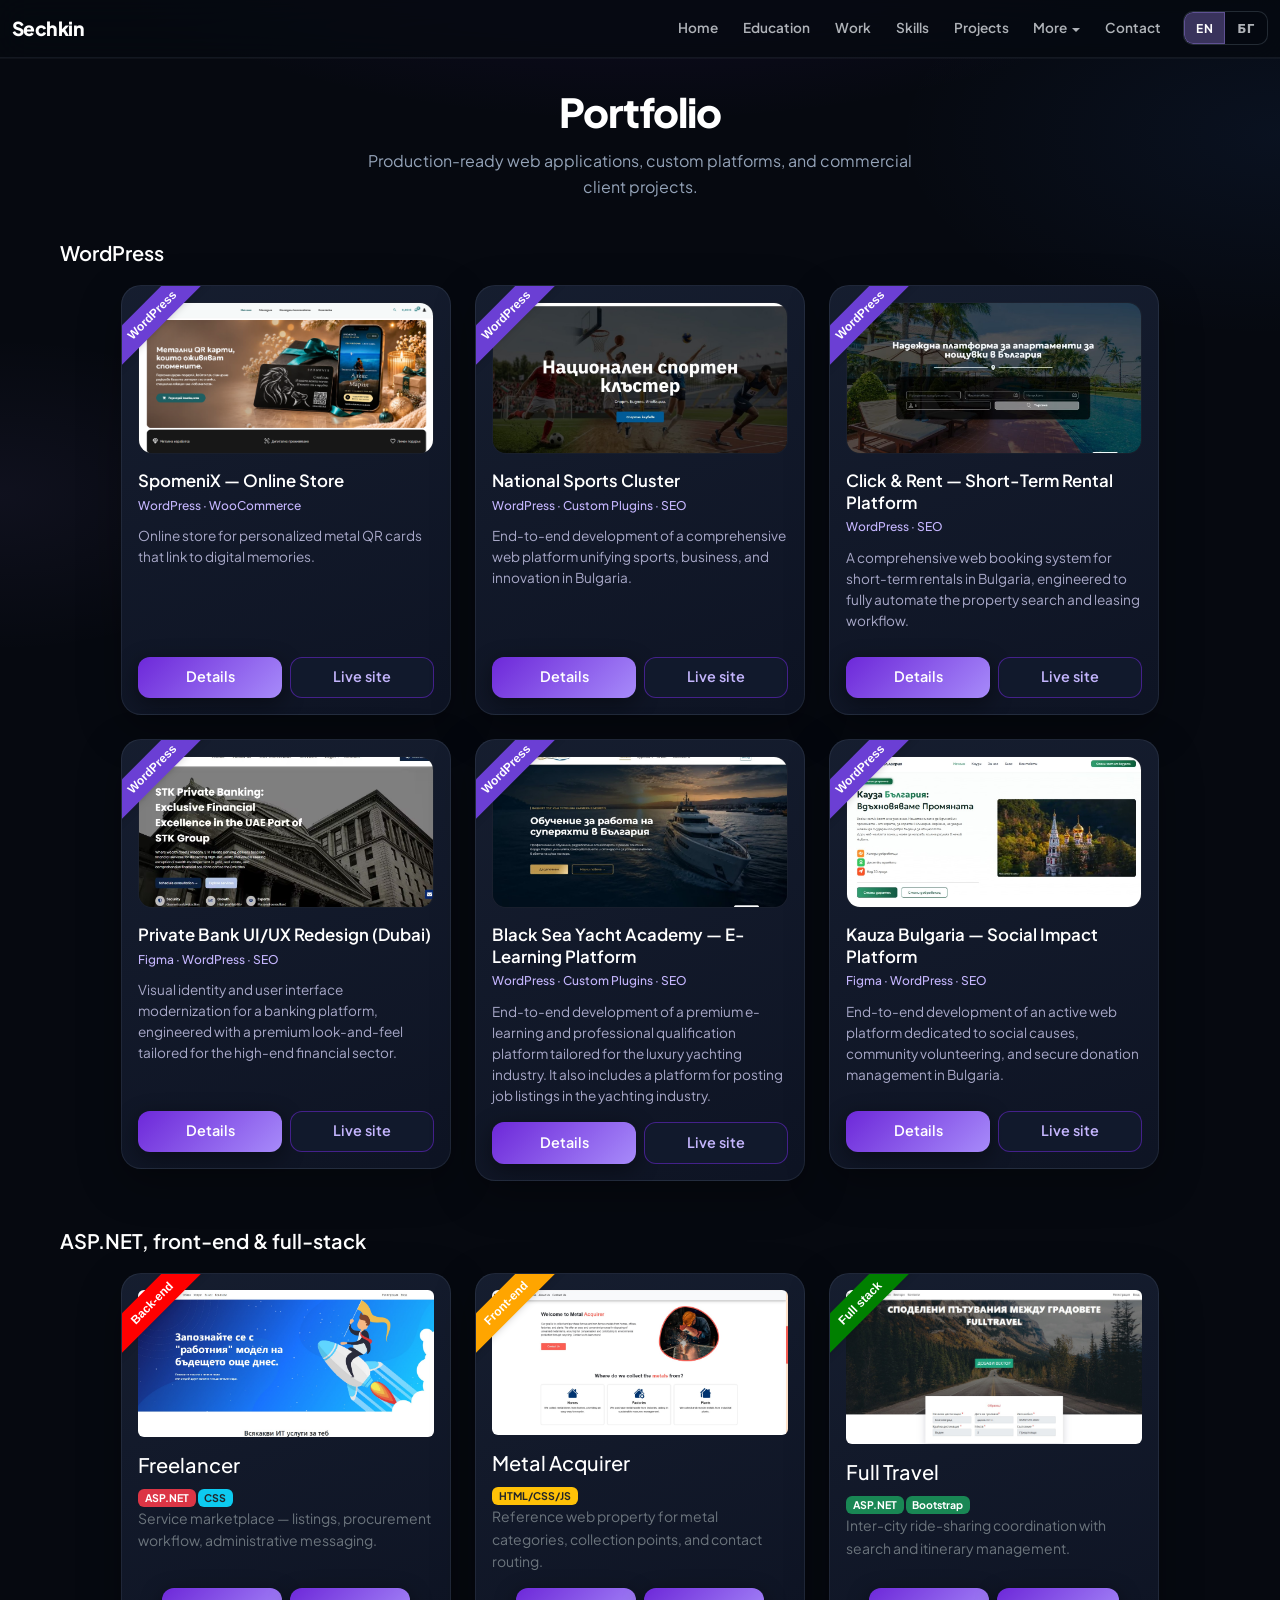
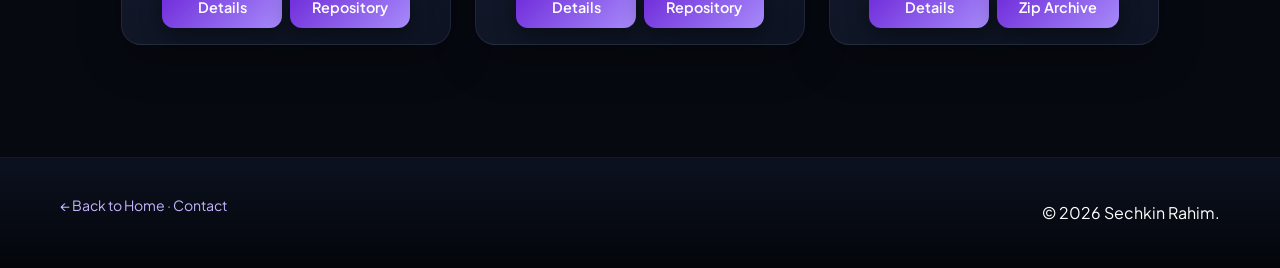
<file: docs/projects.html>
<!DOCTYPE html>
<html lang="en">

<head>
    <meta charset="UTF-8">
    <meta name="viewport" content="width=device-width, initial-scale=1.0">
    <title>Portfolio | Sechkin Rahim</title>
    <link rel="icon" href="./source/Macbook Pro.png">
    <link href="https://cdn.jsdelivr.net/npm/bootstrap@5.0.2/dist/css/bootstrap.min.css" rel="stylesheet"
        integrity="sha384-EVSTQN3/azprG1Anm3QDgpJLIm9Nao0Yz1ztcQTwFspd3yD65VohhpuuCOmLASjC" crossorigin="anonymous">
    <link rel="stylesheet" href="https://cdnjs.cloudflare.com/ajax/libs/font-awesome/6.7.2/css/all.min.css"
        integrity="sha512-Evv84Mr4kqVGRNSgIGL/F/aIDqQb7xQ2vcrdIwxfjThSH8CSR7PBEakCr51Ck+w+/U6swU2Im1vVX0SVk9ABhg=="
        crossorigin="anonymous" referrerpolicy="no-referrer" />
    <link rel="stylesheet" href="https://cdn.jsdelivr.net/npm/bootstrap-icons@1.11.3/font/bootstrap-icons.min.css">
    <link href="https://cdn.jsdelivr.net/npm/aos@2.3.4/dist/aos.css" rel="stylesheet">
    <link rel="stylesheet" href="style.css">
    <meta property="og:title" content="Sechkin Rahim | Portfolio" />
    <meta property="og:description" content="Production WordPress delivery; ASP.NET and front-end engineering samples." />
    <meta property="og:type" content="website" />
</head>

<body data-i18n-title-key="meta.projectsTitle">
    <nav class="navbar navbar-expand-lg navbar-dark site-navbar fixed-top">
        <div class="container-fluid navbar-inner">
            <a class="navbar-brand" href="index.html#home" data-i18n="hero.name">Sechkin</a>
            <button class="navbar-toggler" type="button" data-bs-toggle="collapse"
                data-bs-target="#navbarSupportedContent" aria-controls="navbarSupportedContent" aria-expanded="false"
                data-i18n-aria-label="common.ariaNavToggle" aria-label="Toggle navigation">
                <span class="navbar-toggler-icon"></span>
            </button>
            <div class="collapse navbar-collapse" id="navbarSupportedContent">
                <ul class="navbar-nav ms-auto mb-2 mb-lg-0 align-items-lg-center gap-lg-1">
                    <li class="nav-item">
                        <a class="nav-link" href="index.html#home" data-i18n="nav.profile">Profile</a>
                    </li>
                    <li class="nav-item">
                        <a class="nav-link" href="index.html#education" data-i18n="nav.education">Education</a>
                    </li>
                    <li class="nav-item">
                        <a class="nav-link" href="index.html#experience" data-i18n="nav.experience">Experience</a>
                    </li>
                    <li class="nav-item">
                        <a class="nav-link" href="index.html#techStack" data-i18n="nav.skills">Skills</a>
                    </li>
                    <li class="nav-item">
                        <a class="nav-link" href="index.html#projects" data-i18n="nav.projects">Projects</a>
                    </li>
                    <li class="nav-item dropdown">
                        <a class="nav-link dropdown-toggle" href="#" id="navMoreDropdownProjects" role="button" data-bs-toggle="dropdown" aria-expanded="false" data-i18n="nav.more">More</a>
                        <ul class="dropdown-menu dropdown-menu-lg-end" aria-labelledby="navMoreDropdownProjects">
                            <li><a class="dropdown-item" href="index.html#extras" data-i18n="nav.certificates">Certificates</a></li>
                            <li><a class="dropdown-item active" href="projects.html" aria-current="page" data-i18n="nav.fullList">Portfolio</a></li>
                        </ul>
                    </li>
                    <li class="nav-item">
                        <a class="nav-link" href="index.html#contactMe" data-i18n="nav.contact">Contact</a>
                    </li>
                    <li class="nav-item d-flex align-items-center ms-lg-2 mt-2 mt-lg-0" role="presentation">
                        <div class="lang-switcher" role="group" data-i18n-aria-label="nav.langAria" aria-label="Language">
                            <button type="button" class="lang-switch-btn lang-switch-btn--active" data-lang="en" aria-pressed="true">EN</button>
                            <button type="button" class="lang-switch-btn" data-lang="bg" aria-pressed="false">БГ</button>
                        </div>
                    </li>
                </ul>
            </div>
        </div>
    </nav>

    <div class="loader"></div>

    <main class="container projects-page-main">
        <header class="projects-page-hero" data-aos="fade-down">
            <h1 data-i18n="projectsPage.heroTitle">Portfolio</h1>
            <p data-i18n="projectsPage.heroLead">Production-ready web applications, custom platforms, and commercial client projects.</p>
        </header>

        <h2 class="projects-subheading" data-i18n="projectsPage.wpHeading">WordPress</h2>
        <div class="d-flex flex-wrap gap-4 justify-content-center mb-5">
            <article id="wp-8" class="p-3 text-white project-card project-card--featured" data-aos="fade-up">
                <div class="ribbon-wrapper"><div class="ribbon" style="background-color: #6b3fd4;">WordPress</div></div>
                <div class="project-card__media project-card__media--cover d-flex justify-content-center"><img src="./source/spomenix.png" alt="SpomeniX storefront preview" data-i18n-attr-alt="wp.wp8.altPreview" class="img-fluid rounded project-thumb"></div>
                <h3 class="project-card__title" data-i18n="wp.wp8.title">SpomeniX — Online Store</h3>
                <p class="project-card__meta" data-i18n="wp.wp8.meta">WordPress · WooCommerce</p>
                <p class="project-card__desc" data-i18n="wp.wp8.cardDesc">Online store for personalized metal QR cards that link to digital memories.</p>
                <div class="project-card__actions"><button type="button" class="btn btn-primary btn-sm" data-bs-toggle="modal" data-bs-target="#wp8Modal" data-i18n="projects.details">Details</button><a href="https://spomenix.com/" target="_blank" class="btn btn-outline-accent btn-sm" rel="noopener" data-i18n="projects.live">Live site</a></div>
            </article>
            <article id="wp-1" class="p-3 text-white project-card project-card--featured" data-aos="fade-up" data-aos-delay="50">
                <div class="ribbon-wrapper"><div class="ribbon" style="background-color: #6b3fd4;">WordPress</div></div>
                <div class="project-card__media project-card__media--cover d-flex justify-content-center"><img src="./source/nscbg.png" alt="National Sports Cluster preview" class="img-fluid rounded project-thumb" data-i18n-attr-alt="wp.wp1.altPreview"></div>
                <h3 class="project-card__title" data-i18n="wp.wp1.title">National Sports Cluster</h3>
                <p class="project-card__meta" data-i18n="wp.wp1.meta">WordPress · Custom Plugins · SEO</p>
                <p class="project-card__desc" data-i18n="wp.wp1.cardDesc">End-to-end development of a comprehensive web platform unifying sports, business, and innovation in Bulgaria.</p>
                <div class="project-card__actions"><button type="button" class="btn btn-primary btn-sm" data-bs-toggle="modal" data-bs-target="#wp1Modal" data-i18n="projects.details">Details</button><a href="https://nscbg.com/" target="_blank" class="btn btn-outline-accent btn-sm" rel="noopener" data-i18n="projects.live">Live site</a></div>
            </article>
            <article id="wp-2" class="p-3 text-white project-card project-card--featured" data-aos="fade-up" data-aos-delay="200">
                <div class="ribbon-wrapper"><div class="ribbon" style="background-color: #6b3fd4;">WordPress</div></div>
                <div class="project-card__media project-card__media--cover d-flex justify-content-center"><img src="./source/click-and-rent.png" alt="Click and Rent preview" class="img-fluid rounded project-thumb" data-i18n-attr-alt="wp.wp2.altPreview"></div>
                <h3 class="project-card__title" data-i18n="wp.wp2.title">Click &amp; Rent — Short-Term Rental Platform</h3>
                <p class="project-card__meta" data-i18n="wp.wp2.meta">WordPress · SEO</p>
                <p class="project-card__desc" data-i18n="wp.wp2.cardDesc">A comprehensive web booking system for short-term rentals in Bulgaria, engineered to fully automate the property search and leasing workflow.</p>
                <div class="project-card__actions"><button type="button" class="btn btn-primary btn-sm" data-bs-toggle="modal" data-bs-target="#wp2Modal" data-i18n="projects.details">Details</button><a href="https://clickandrent.bg/" target="_blank" class="btn btn-outline-accent btn-sm" rel="noopener" data-i18n="projects.live">Live site</a></div>
            </article>
            <article id="wp-5" class="p-3 text-white project-card project-card--featured" data-aos="fade-up" data-aos-delay="250">
                <div class="ribbon-wrapper"><div class="ribbon" style="background-color: #6b3fd4;">WordPress</div></div>
                <div class="project-card__media project-card__media--cover d-flex justify-content-center"><img src="./source/stk-private-banking.png" alt="STK Private Banking redesign preview" class="img-fluid rounded project-thumb"></div>
                <h3 class="project-card__title" data-i18n="wp.wp5.title">Private Bank UI/UX Redesign (Dubai)</h3>
                <p class="project-card__meta" data-i18n="wp.wp5.meta">Figma · WordPress · SEO</p>
                <p class="project-card__desc" data-i18n="wp.wp5.cardDesc">Visual identity and user interface modernization for a banking platform, engineered with a premium look-and-feel tailored for the high-end financial sector.</p>
                <div class="project-card__actions"><button type="button" class="btn btn-primary btn-sm" data-bs-toggle="modal" data-bs-target="#wp5Modal" data-i18n="projects.details">Details</button><a href="https://www.stkcif.com/" target="_blank" class="btn btn-outline-accent btn-sm" rel="noopener" data-i18n="projects.live">Live site</a></div>
            </article>
            <article id="wp-6" class="p-3 text-white project-card project-card--featured" data-aos="fade-up" data-aos-delay="300">
                <div class="ribbon-wrapper"><div class="ribbon" style="background-color: #6b3fd4;">WordPress</div></div>
                <div class="project-card__media project-card__media--cover d-flex justify-content-center"><img src="./source/black-sea-yacht-academy.png" alt="Black Sea Yacht Academy preview" class="img-fluid rounded project-thumb"></div>
                <h3 class="project-card__title" data-i18n="wp.wp6.title">Black Sea Yacht Academy — E-Learning Platform</h3>
                <p class="project-card__meta" data-i18n="wp.wp6.meta">WordPress · Custom Plugins · SEO</p>
                <p class="project-card__desc" data-i18n="wp.wp6.cardDesc">End-to-end development of a premium e-learning and professional qualification platform tailored for the luxury yachting industry. It also includes a platform for posting job listings in the yachting industry.</p>
                <div class="project-card__actions"><button type="button" class="btn btn-primary btn-sm" data-bs-toggle="modal" data-bs-target="#wp6Modal" data-i18n="projects.details">Details</button><a href="https://blackseayachtacademy.com/" target="_blank" class="btn btn-outline-accent btn-sm" rel="noopener" data-i18n="projects.live">Live site</a></div>
            </article>
            <article id="wp-7" class="p-3 text-white project-card project-card--featured" data-aos="fade-up" data-aos-delay="350">
                <div class="ribbon-wrapper"><div class="ribbon" style="background-color: #6b3fd4;">WordPress</div></div>
                <div class="project-card__media project-card__media--cover d-flex justify-content-center"><img src="./source/kauza-bulgaria.png" alt="Kauza Bulgaria preview" class="img-fluid rounded project-thumb"></div>
                <h3 class="project-card__title" data-i18n="wp.wp7.title">Kauza Bulgaria — Social Impact Platform</h3>
                <p class="project-card__meta" data-i18n="wp.wp7.meta">Figma · WordPress · SEO</p>
                <p class="project-card__desc" data-i18n="wp.wp7.cardDesc">End-to-end development of an active web platform dedicated to social causes, community volunteering, and secure donation management in Bulgaria.</p>
                <div class="project-card__actions"><button type="button" class="btn btn-primary btn-sm" data-bs-toggle="modal" data-bs-target="#wp7Modal" data-i18n="projects.details">Details</button><a href="https://kauzabulgaria.bg/" target="_blank" class="btn btn-outline-accent btn-sm" rel="noopener" data-i18n="projects.live">Live site</a></div>
            </article>
        </div>

        <h2 class="projects-subheading" id="legacy-stack" data-i18n="projectsPage.legacyHeading">ASP.NET, front-end &amp; full-stack</h2>
        <div class="d-flex flex-wrap gap-4 justify-content-center pb-5">
            <div class="p-3 text-white project-card" data-aos="slide-up">
                <div class="ribbon-wrapper"><div class="ribbon" style="background-color: red;" data-i18n="projectsPage.ribbonBe">Back-end</div></div>
                <div class="d-flex justify-content-center"><img decoding="async" src="./source/Freelancer.jpg" alt="Freelancer project preview" class="img-fluid rounded project-thumb"></div>
                <h3 class="mt-3 h5">Freelancer</h3>
                <p class="text-secondary small"><span class="badge bg-danger">ASP.NET</span> <span class="badge bg-info text-dark">CSS</span><br><span data-i18n="projectsPage.freelancerDesc">Service marketplace — listings, procurement workflow, administrative messaging.</span></p>
                <div class="d-flex justify-content-center gap-2 flex-wrap">
                    <button type="button" class="btn btn-primary project-btn" data-bs-toggle="modal" data-bs-target="#freelancerModal" data-i18n="projects.details">Details</button>
                    <a href="https://github.com/s3chkin/Freelancer" target="_blank" rel="noopener" class="btn btn-primary project-btn" data-i18n="projectsPage.code">Repository</a>
                </div>
            </div>
            <div class="p-3 text-white project-card" data-aos="slide-up" data-aos-delay="100">
                <div class="ribbon-wrapper"><div class="ribbon" style="background-color: orange;" data-i18n="projectsPage.ribbonFe">Front-end</div></div>
                <div class="d-flex justify-content-center"><img decoding="async" src="./source/Metal Acquirer.jpg" alt="Metal Acquirer preview" class="img-fluid rounded project-thumb"></div>
                <h3 class="mt-3 h5">Metal Acquirer</h3>
                <p class="text-secondary small"><span class="badge bg-warning text-dark">HTML/CSS/JS</span><br><span data-i18n="projectsPage.metalDesc">Reference web property for metal categories, collection points, and contact routing.</span></p>
                <div class="d-flex justify-content-center gap-2 flex-wrap">
                    <button type="button" class="btn btn-primary project-btn" data-bs-toggle="modal" data-bs-target="#MetalAcquirerModal" data-i18n="projects.details">Details</button>
                    <a href="https://github.com/s3chkin/Metal-Acquirer" target="_blank" rel="noopener" class="btn btn-primary project-btn" data-i18n="projectsPage.code">Repository</a>
                </div>
            </div>
            <div class="p-3 text-white project-card" data-aos="slide-up" data-aos-delay="200">
                <div class="ribbon-wrapper"><div class="ribbon" style="background-color: green;" data-i18n="projectsPage.ribbonFs">Full stack</div></div>
                <div class="d-flex justify-content-center"><img decoding="async" src="./source/FullTravel.jpg" alt="Full Travel preview" class="img-fluid rounded project-thumb"></div>
                <h3 class="mt-3 h5">Full Travel</h3>
                <p class="text-secondary small"><span class="badge bg-success">ASP.NET</span> <span class="badge bg-success">Bootstrap</span><br><span data-i18n="projectsPage.travelDesc">Inter-city ride-sharing coordination with search and itinerary management.</span></p>
                <div class="d-flex justify-content-center gap-2 flex-wrap">
                    <button type="button" class="btn btn-primary project-btn" data-bs-toggle="modal" data-bs-target="#FullTravelModal" data-i18n="projects.details">Details</button>
                    <a href="https://drive.google.com/file/d/1NIQzYzrLGFOeDE9ImXvO4huSTOwsueif/view?usp=sharing" target="_blank" rel="noopener" class="btn btn-primary project-btn" data-i18n="projectsPage.archive">Zip Archive</a>
                </div>
            </div>
        </div>
    </main>

    <div class="modal fade" id="freelancerModal" data-bs-backdrop="static" data-bs-keyboard="false" tabindex="-1" aria-labelledby="freelancerModalTitle" aria-hidden="true">
        <div class="modal-dialog modal-dialog-centered">
            <div class="modal-content">
                <div class="modal-header">
                    <h5 class="modal-title" id="freelancerModalTitle">Freelancer</h5>
                    <button type="button" class="btn-close" data-bs-dismiss="modal" data-i18n-aria-label="common.ariaClose" aria-label="Close"></button>
                </div>
                <div class="modal-body">
                    <div class="d-flex justify-content-center mb-3">
                        <img decoding="async" src="./source/Freelancer.jpg" alt="Freelancer" class="img-fluid rounded w-100">
                    </div>
                    <p data-i18n="projectsPage.freelancerBody">Web platform for service discovery and fulfilment: classified listings, request handling, administrative correspondence. Vendors monitor buyer milestones against published milestones; purchasers configure optional line items via comparative pricing matrices.</p>
                </div>
                <div class="modal-footer">
                    <button type="button" class="btn btn-secondary" data-bs-dismiss="modal" data-i18n="projectsPage.modalClose">Dismiss</button>
                    <a href="https://github.com/s3chkin/Freelancer" target="_blank" rel="noopener" class="btn btn-primary" data-i18n="projectsPage.viewCode">Source code</a>
                </div>
            </div>
        </div>
    </div>

    <div class="modal fade" id="FullTravelModal" data-bs-backdrop="static" data-bs-keyboard="false" tabindex="-1" aria-labelledby="fullTravelModalTitle" aria-hidden="true">
        <div class="modal-dialog modal-dialog-centered">
            <div class="modal-content">
                <div class="modal-header">
                    <h5 class="modal-title" id="fullTravelModalTitle">Full Travel</h5>
                    <button type="button" class="btn-close" data-bs-dismiss="modal" data-i18n-aria-label="common.ariaClose" aria-label="Close"></button>
                </div>
                <div class="modal-body">
                    <div class="d-flex justify-content-center mb-3">
                        <img decoding="async" src="./source/FullTravel.jpg" alt="Full Travel" class="img-fluid rounded w-100">
                    </div>
                    <p data-i18n="projectsPage.fullTravelBody">Passenger–driver matching for scheduled inter-city travel. Search, reservation, and logistics modules emphasising cost efficiency and emissions reduction.</p>
                </div>
                <div class="modal-footer">
                    <button type="button" class="btn btn-secondary" data-bs-dismiss="modal" data-i18n="projectsPage.modalClose">Dismiss</button>
                    <a href="https://drive.google.com/file/d/1NIQzYzrLGFOeDE9ImXvO4huSTOwsueif/view?usp=sharing" target="_blank" rel="noopener" class="btn btn-primary" data-i18n="projectsPage.viewZip">Download archive</a>
                </div>
            </div>
        </div>
    </div>

    <div class="modal fade" id="MetalAcquirerModal" data-bs-backdrop="static" data-bs-keyboard="false" tabindex="-1" aria-labelledby="metalAcquirerModalTitle" aria-hidden="true">
        <div class="modal-dialog modal-dialog-centered">
            <div class="modal-content">
                <div class="modal-header">
                    <h5 class="modal-title" id="metalAcquirerModalTitle">Metal Acquirer</h5>
                    <button type="button" class="btn-close" data-bs-dismiss="modal" data-i18n-aria-label="common.ariaClose" aria-label="Close"></button>
                </div>
                <div class="modal-body">
                    <div class="d-flex justify-content-center mb-3">
                        <img decoding="async" src="./source/Metal Acquirer.jpg" alt="Metal Acquirer" class="img-fluid rounded w-100">
                    </div>
                    <p data-i18n="projectsPage.metalBody">Information architecture for material taxonomy, geographic acquisition points, and stakeholder contact data; emphasis on legibility and rapid scanning.</p>
                </div>
                <div class="modal-footer">
                    <button type="button" class="btn btn-secondary" data-bs-dismiss="modal" data-i18n="projectsPage.modalClose">Dismiss</button>
                    <a href="https://s3chkin.github.io/Metal-Acquirer/" target="_blank" rel="noopener" class="btn btn-warning" data-i18n="projectsPage.liveDemo">Live demonstration</a>
                    <a href="https://github.com/s3chkin/Metal-Acquirer" target="_blank" rel="noopener" class="btn btn-primary" data-i18n="projectsPage.code">Repository</a>
                </div>
            </div>
        </div>
    </div>

    <div class="modal fade" id="wp5Modal" data-bs-backdrop="static" data-bs-keyboard="false" tabindex="-1" aria-labelledby="wp5ModalTitle" aria-hidden="true">
        <div class="modal-dialog modal-dialog-centered">
            <div class="modal-content">
                <div class="modal-header">
                    <h5 class="modal-title" id="wp5ModalTitle" data-i18n="wp.wp5.title">Private Bank UI/UX Redesign (Dubai)</h5>
                    <button type="button" class="btn-close" data-bs-dismiss="modal" data-i18n-aria-label="common.ariaClose" aria-label="Close"></button>
                </div>
                <div class="modal-body">
                    <div class="d-flex justify-content-center mb-3">
                        <img decoding="async" src="./source/stk-private-banking.png" alt="STK Private Banking redesign project" class="img-fluid rounded w-100" data-i18n-attr-alt="wp.wp5.altProject">
                    </div>
                    <p data-i18n="wp.wp5.modalDesc">Comprehensive modernization of the visual identity and user interface for a prominent banking platform. The project encompasses advanced UI/UX restructuring, interactive Figma prototyping, and layout optimization to deliver a high-end, contemporary digital experience tailored for the premium financial sector.</p>
                    <p class="mb-0" data-i18n-html="wp.wp5.techLine"><strong>Technologies:</strong> Figma · WordPress · SEO</p>
                </div>
                <div class="modal-footer">
                    <button type="button" class="btn btn-secondary" data-bs-dismiss="modal" data-i18n="projectsPage.modalClose">Dismiss</button>
                    <a href="https://www.stkcif.com/" target="_blank" rel="noopener" class="btn btn-primary" data-i18n="projects.live">Live site</a>
                </div>
            </div>
        </div>
    </div>

    <div class="modal fade" id="wp6Modal" data-bs-backdrop="static" data-bs-keyboard="false" tabindex="-1" aria-labelledby="wp6ModalTitle" aria-hidden="true">
        <div class="modal-dialog modal-dialog-centered">
            <div class="modal-content">
                <div class="modal-header">
                    <h5 class="modal-title" id="wp6ModalTitle" data-i18n="wp.wp6.title">Black Sea Yacht Academy — E-Learning Platform</h5>
                    <button type="button" class="btn-close" data-bs-dismiss="modal" data-i18n-aria-label="common.ariaClose" aria-label="Close"></button>
                </div>
                <div class="modal-body">
                    <div class="d-flex justify-content-center mb-3">
                        <img decoding="async" src="./source/black-sea-yacht-academy.png" alt="Black Sea Yacht Academy project" class="img-fluid rounded w-100" data-i18n-attr-alt="wp.wp6.altProject">
                    </div>
                    <p data-i18n="wp.wp6.modalDesc">End-to-end development of a premium e-learning and professional qualification platform tailored for the luxury yachting industry. The project focuses on high-end presentation of specialized maritime courses and streamlining the student journey toward international career placement. It also includes a platform for posting job listings in the yachting industry.</p>
                    <p class="mb-0" data-i18n-html="wp.wp6.techLine"><strong>Technologies:</strong> WordPress · Custom Plugins · SEO</p>
                </div>
                <div class="modal-footer">
                    <button type="button" class="btn btn-secondary" data-bs-dismiss="modal" data-i18n="projectsPage.modalClose">Dismiss</button>
                    <a href="https://blackseayachtacademy.com/" target="_blank" rel="noopener" class="btn btn-primary" data-i18n="projects.live">Live site</a>
                </div>
            </div>
        </div>
    </div>

    <div class="modal fade" id="wp7Modal" data-bs-backdrop="static" data-bs-keyboard="false" tabindex="-1" aria-labelledby="wp7ModalTitle" aria-hidden="true">
        <div class="modal-dialog modal-dialog-centered">
            <div class="modal-content">
                <div class="modal-header">
                    <h5 class="modal-title" id="wp7ModalTitle" data-i18n="wp.wp7.title">Kauza Bulgaria — Social Impact Platform</h5>
                    <button type="button" class="btn-close" data-bs-dismiss="modal" data-i18n-aria-label="common.ariaClose" aria-label="Close"></button>
                </div>
                <div class="modal-body">
                    <div class="d-flex justify-content-center mb-3">
                        <img decoding="async" src="./source/kauza-bulgaria.png" alt="Kauza Bulgaria project" class="img-fluid rounded w-100" data-i18n-attr-alt="wp.wp7.altProject">
                    </div>
                    <p data-i18n="wp.wp7.modalDesc">End-to-end development of an active web platform dedicated to social causes and volunteering in Bulgaria. Engineered to foster community engagement, the system streamlines the contribution ecosystem, making it seamless for users to donate securely and participate in charitable initiatives.</p>
                    <p class="mb-0" data-i18n-html="wp.wp7.techLine"><strong>Technologies:</strong> Figma · WordPress · SEO</p>
                </div>
                <div class="modal-footer">
                    <button type="button" class="btn btn-secondary" data-bs-dismiss="modal" data-i18n="projectsPage.modalClose">Dismiss</button>
                    <a href="https://kauzabulgaria.bg/" target="_blank" rel="noopener" class="btn btn-primary" data-i18n="projects.live">Live site</a>
                </div>
            </div>
        </div>
    </div>
    <div class="modal fade" id="wp8Modal" data-bs-backdrop="static" data-bs-keyboard="false" tabindex="-1" aria-labelledby="wp8ModalTitle" aria-hidden="true">
        <div class="modal-dialog modal-dialog-centered">
            <div class="modal-content">
                <div class="modal-header">
                    <h5 class="modal-title" id="wp8ModalTitle" data-i18n="wp.wp8.title">SpomeniX — Online Store</h5>
                    <button type="button" class="btn-close" data-bs-dismiss="modal" data-i18n-aria-label="common.ariaClose" aria-label="Close"></button>
                </div>
                <div class="modal-body">
                    <div class="d-flex justify-content-center mb-3">
                        <img decoding="async" src="./source/spomenix.png" alt="SpomeniX online storefront" class="img-fluid rounded w-100" data-i18n-attr-alt="wp.wp8.altProject">
                    </div>
                    <p data-i18n="wp.wp8.modalDesc">SpomeniX offers personalized metal QR cards. Scanning a card opens a digital page that can include photos, a special location, or a favorite song.</p>
                    <p class="mb-0" data-i18n-html="wp.wp8.techLine"><strong>Technologies:</strong> WordPress · WooCommerce</p>
                </div>
                <div class="modal-footer">
                    <button type="button" class="btn btn-secondary" data-bs-dismiss="modal" data-i18n="projectsPage.modalClose">Dismiss</button>
                    <a href="https://spomenix.com/" target="_blank" rel="noopener" class="btn btn-primary" data-i18n="projects.live">Live site</a>
                </div>
            </div>
        </div>
    </div>

    <div class="modal fade" id="wp1Modal" data-bs-backdrop="static" data-bs-keyboard="false" tabindex="-1" aria-labelledby="wp1ModalTitle" aria-hidden="true">
        <div class="modal-dialog modal-dialog-centered">
            <div class="modal-content">
                <div class="modal-header">
                    <h5 class="modal-title" id="wp1ModalTitle" data-i18n="wp.wp1.title">National Sports Cluster</h5>
                    <button type="button" class="btn-close" data-bs-dismiss="modal" data-i18n-aria-label="common.ariaClose" aria-label="Close"></button>
                </div>
                <div class="modal-body">
                    <div class="d-flex justify-content-center mb-3">
                        <img decoding="async" src="./source/nscbg.png" alt="National Sports Cluster project" class="img-fluid rounded w-100" data-i18n-attr-alt="wp.wp1.altProject">
                    </div>
                    <p data-i18n="wp.wp1.modalDesc">End-to-end development of a comprehensive web platform for an organization unifying sports, business, and innovation in Bulgaria. The project focuses on a high-profile professional presentation of the cluster's activities, streamlined digital infrastructure, and facilitating seamless connectivity between sports clubs and public institutions.</p>
                    <p class="mb-0" data-i18n-html="wp.wp1.techLine"><strong>Technologies:</strong> WordPress · Custom Plugins · SEO</p>
                </div>
                <div class="modal-footer">
                    <button type="button" class="btn btn-secondary" data-bs-dismiss="modal" data-i18n="projectsPage.modalClose">Dismiss</button>
                    <a href="https://nscbg.com/" target="_blank" rel="noopener" class="btn btn-primary" data-i18n="projects.live">Live site</a>
                </div>
            </div>
        </div>
    </div>

    <div class="modal fade" id="wp2Modal" data-bs-backdrop="static" data-bs-keyboard="false" tabindex="-1" aria-labelledby="wp2ModalTitle" aria-hidden="true">
        <div class="modal-dialog modal-dialog-centered">
            <div class="modal-content">
                <div class="modal-header">
                    <h5 class="modal-title" id="wp2ModalTitle" data-i18n="wp.wp2.title">Click &amp; Rent — Short-Term Rental Platform</h5>
                    <button type="button" class="btn-close" data-bs-dismiss="modal" data-i18n-aria-label="common.ariaClose" aria-label="Close"></button>
                </div>
                <div class="modal-body">
                    <div class="d-flex justify-content-center mb-3">
                        <img decoding="async" src="./source/click-and-rent.png" alt="Click and Rent project" class="img-fluid rounded w-100" data-i18n-attr-alt="wp.wp2.altProject">
                    </div>
                    <p data-i18n="wp.wp2.modalDesc">Comprehensive web booking ecosystem for short-term apartment rentals in Bulgaria. The project focuses on full automation of the property search and leasing workflow, delivering an intuitive, high-performance dual-interface tailored for both tenants and property hosts.</p>
                    <p class="mb-0" data-i18n-html="wp.wp2.techLine"><strong>Technologies:</strong> WordPress · SEO</p>
                </div>
                <div class="modal-footer">
                    <button type="button" class="btn btn-secondary" data-bs-dismiss="modal" data-i18n="projectsPage.modalClose">Dismiss</button>
                    <a href="https://clickandrent.bg/" target="_blank" rel="noopener" class="btn btn-primary" data-i18n="projects.live">Live site</a>
                </div>
            </div>
        </div>
    </div>

    <footer class="site-footer text-white text-center p-3">
        <div class="container">
            <div class="d-flex flex-column flex-md-row justify-content-between align-items-center py-2">
                <div class="mb-2 mb-md-0 footer-extra-links">
                    <p><a href="index.html#home" data-i18n="projectsPage.footerBack">← Back to Home</a> · <a href="index.html#contactMe" data-i18n="footer.contact">Contact</a></p>
                </div>
                <div class="mb-2 mb-md-0">
                    <p class="mb-0" data-i18n="footer.copyright">&copy; 2026 Sechkin Rahim.</p>
                </div>
            </div>
        </div>
    </footer>

    <script src="https://cdn.jsdelivr.net/npm/bootstrap@5.0.2/dist/js/bootstrap.bundle.min.js"
        integrity="sha384-MrcW6ZMFYlzcLA8Nl+NtUVF0sA7MsXsP1UyJoMp4YLEuNSfAP+JcXn/tWtIaxVXM"
        crossorigin="anonymous"></script>
    <script src="./i18n.js?v=2026-11-20.3"></script>
    <script src="https://cdn.jsdelivr.net/npm/aos@2.3.4/dist/aos.js"></script>
    <script src="./app.js"></script>
</body>

</html>
</file>
<file: docs/style.css>
@import url("https://fonts.googleapis.com/css2?family=Plus+Jakarta+Sans:ital,wght@0,400;0,500;0,600;0,700;0,800;1,500&display=swap");

:root {
  --color-bg: #060910;
  --color-surface: #0e1424;
  --color-card: #121a2e;
  --color-elevated: #1a2438;
  --color-accent: #a78bfa;
  --color-accent-soft: #c4b5fd;
  --color-accent-mid: #6d28d9;
  --color-text: #f1f5f9;
  --color-text-muted: #94a3b8;
  --color-border: rgba(148, 163, 184, 0.14);
  --color-border-glow: rgba(167, 139, 250, 0.35);
  --shadow-glow: 0 0 0 1px rgba(167, 139, 250, 0.1), 0 12px 40px rgba(0, 0, 0, 0.35);
  --shadow-glow-hover: 0 0 0 1px rgba(167, 139, 250, 0.2), 0 20px 50px rgba(109, 40, 217, 0.2);
  --radius-card: 20px;
  --radius-sm: 14px;
  --nav-h: 64px;
  --ease-smooth: cubic-bezier(0.22, 1, 0.36, 1);
}

*,
*::before,
*::after {
  box-sizing: border-box;
  margin: 0;
  padding: 0;
}

html {
  scroll-behavior: smooth;
}

body {
  font-family: "Plus Jakarta Sans", system-ui, -apple-system, BlinkMacSystemFont, "Segoe UI", sans-serif;
  background-color: var(--color-bg);
  color: var(--color-text);
  -webkit-font-smoothing: antialiased;
  text-rendering: optimizeLegibility;
  line-height: 1.6;
  background-image: radial-gradient(ellipse 100% 70% at 50% -25%, rgba(109, 40, 217, 0.2), transparent 55%),
    radial-gradient(ellipse 60% 45% at 100% 15%, rgba(59, 130, 246, 0.07), transparent 50%),
    radial-gradient(ellipse 45% 35% at 0% 55%, rgba(167, 139, 250, 0.06), transparent 50%);
  background-attachment: fixed;
}

::-webkit-scrollbar {
  width: 10px;
}

::-webkit-scrollbar-track {
  background: rgba(15, 23, 42, 0.6);
  border-radius: 10px;
}

::-webkit-scrollbar-thumb {
  background: linear-gradient(180deg, var(--color-accent-mid), var(--color-accent));
  border-radius: 10px;
  border: 2px solid rgba(6, 9, 16, 0.4);
}

::-webkit-scrollbar-thumb:hover {
  background: var(--color-accent);
}

.scrollbar-container {
  scrollbar-width: thin;
  scrollbar-color: var(--color-accent-mid) var(--color-bg);
}

.bg-page1 {
  position: relative;
  isolation: isolate;
  background-image: url("./source/herobg.png");
  min-height: 100vh;
  min-height: 100dvh;
  background-position: center;
  background-repeat: no-repeat;
  background-size: cover;
  display: grid;
  justify-items: center;
  align-items: center;
  align-content: center;
}

.bg-page1::before {
  content: "";
  position: absolute;
  inset: 0;
  z-index: 0;
  background: linear-gradient(
    118deg,
    rgba(6, 9, 16, 0.94) 0%,
    rgba(6, 9, 16, 0.65) 38%,
    rgba(6, 9, 16, 0.28) 72%,
    rgba(6, 9, 16, 0.5) 100%
  );
  pointer-events: none;
}

.bg-page1 > .container {
  position: relative;
  z-index: 1;
}

/*--- typewriter ---*/
#typewriter {
  font-weight: bold;
  color: #ffffff;
  text-shadow: 0 0 8px rgba(0, 0, 0, 0.45);
  border-right: 0.15em solid #c9782a;
  padding-right: 5px;
  animation: typing 3.5s steps(20, end), blink-caret 0.5s step-end infinite;
}

@keyframes typing {
  from {
    width: 0;
  }
  to {
    width: 100%;
  }
}

@keyframes blink-caret {
  from,
  to {
    border-color: transparent;
  }
  50% {
    border-color: #c9782a;
  }
}

@keyframes glow {
  0% {
    box-shadow: 0 0 12px rgba(142, 94, 250, 0.35);
  }
  50% {
    box-shadow: 0 0 28px rgba(142, 94, 250, 0.45);
  }
  100% {
    box-shadow: 0 0 12px rgba(142, 94, 250, 0.35);
  }
}

.hero-about-me-text {
  max-width: 24rem;
}

@media (min-width: 768px) {
  .hero-about-me-text {
    max-width: 36rem;
  }
}

.hero-title-name {
  color: var(--color-accent);
}

.hero-typewriter {
  color: var(--color-accent-soft);
}

.hero-cv-btn {
  width: auto;
  min-width: 10rem;
  padding-left: 1.35rem;
  padding-right: 1.35rem;
}

.hero-illustration {
  max-width: 100%;
}

.gradient-image-container img {
  animation: glow 1.5s ease-in-out infinite;
}

.container {
  max-width: 1200px;
  margin: 0 auto;
  padding: 0 20px;
  box-sizing: border-box;
}

.main-content {
  margin-top: calc(var(--nav-h) + 12px);
}

.site-main {
  position: relative;
}

.site-navbar {
  background: rgba(6, 9, 16, 0.78) !important;
  backdrop-filter: blur(16px) saturate(1.2);
  -webkit-backdrop-filter: blur(16px) saturate(1.2);
  border-bottom: 1px solid rgba(148, 163, 184, 0.1);
  padding-top: 0.5rem;
  padding-bottom: 0.5rem;
  box-shadow: 0 1px 0 rgba(255, 255, 255, 0.04);
}

.site-navbar .navbar-brand {
  color: #fff !important;
  font-weight: 800;
  font-size: 1.2rem;
  letter-spacing: -0.03em;
}

.site-navbar .nav-link {
  color: rgba(241, 245, 249, 0.72) !important;
  font-weight: 600;
  font-size: 0.8125rem;
  padding: 0.4rem 0.55rem !important;
  border-radius: 10px;
  transition: color 0.2s var(--ease-smooth), background 0.2s var(--ease-smooth), transform 0.2s var(--ease-smooth);
}

@media (min-width: 992px) {
  .site-navbar .nav-link {
    padding: 0.4rem 0.65rem !important;
    font-size: 0.85rem;
  }
}

.site-navbar .nav-link:hover,
.site-navbar .nav-link:focus {
  color: #fff !important;
  background: rgba(167, 139, 250, 0.12);
}

.site-navbar .navbar-toggler {
  border-color: rgba(255, 255, 255, 0.25);
}

.navbar-inner {
  max-width: 1400px;
}

.loader {
  position: fixed;
  top: 0;
  left: 0;
  width: 100vw;
  height: 100vh;
  display: flex;
  justify-content: center;
  align-items: center;
  background-color: var(--color-bg);
  transition: opacity 0.45s ease, visibility 0.45s ease;
  z-index: 2000;
}

.loader-hidden {
  opacity: 0;
  visibility: hidden;
  pointer-events: none;
}

.loader::after {
  content: "";
  width: 56px;
  height: 56px;
  border: 4px solid rgba(255, 255, 255, 0.12);
  border-top-color: var(--color-accent);
  border-radius: 50%;
  animation: loading 0.7s linear infinite;
}

@keyframes loading {
  from {
    transform: rotate(0turn);
  }
  to {
    transform: rotate(1turn);
  }
}

.card {
  background-color: var(--color-elevated);
  padding: 20px;
  margin: 20px;
  width: 300px;
  height: 350px;
  transition: all 0.3s ease-in-out;
  border-radius: var(--radius-sm);
  border: 1px solid var(--color-border);
  box-shadow: var(--shadow-glow);
}

/* Education timeline — mobile: vertical */
.education-timeline {
  position: relative;
  display: block;
  list-style: none;
  padding: 0;
  margin: 0;
  width: 100%;
}

.education-timeline::before {
  content: "";
  position: absolute;
  top: 0;
  bottom: 0;
  left: 0;
  width: 2px;
  height: 95%;
  background: linear-gradient(180deg, rgba(167, 139, 250, 0.5), rgba(148, 163, 184, 0.2));
  border-radius: 2px;
}

.education-timeline li {
  position: relative;
  display: block;
  padding-left: 30px;
  margin-bottom: 1.25rem;
}

.education-timeline li:last-child {
  margin-bottom: 0;
}

.education-timeline li::before {
  content: "";
  position: absolute;
  top: 8px;
  left: -8px;
  width: 18px;
  height: 18px;
  background-color: var(--color-accent-mid);
  border: 3px solid #ffffff;
  border-radius: 50%;
  z-index: 1;
}

.education-timeline li .title {
  width: 180px;
  max-width: 100%;
  padding: 6px 20px;
  background: linear-gradient(135deg, var(--color-accent-mid), var(--color-accent));
  color: #fff;
  font-weight: 500;
  border-radius: 12px 12px 12px 4px;
  text-align: center;
}

.education-timeline li .details {
  background: linear-gradient(165deg, rgba(26, 36, 56, 0.95), rgba(18, 26, 46, 0.98));
  margin-top: 8px;
  padding: 20px;
  border-radius: var(--radius-sm);
  border: 1px solid rgba(148, 163, 184, 0.1);
  box-shadow: 0 8px 32px rgba(0, 0, 0, 0.25);
}

.education-timeline li .details h5,
.education-timeline li .details p {
  margin-bottom: 0;
}

.education-timeline li .details small {
  display: block;
  font-weight: 500;
  font-size: 14px;
  margin-top: 5px;
  margin-bottom: 10px;
}

/* Education timeline — tablet/desktop: horizontal row (legacy layouts only) */
@media (min-width: 768px) {
  .education-timeline:not(.education-timeline--stacked) {
    display: flex;
    flex-direction: row;
    align-items: stretch;
    justify-content: space-between;
    gap: 1rem;
    padding-top: 0;
  }

  .education-timeline:not(.education-timeline--stacked)::before {
    top: 19px;
    bottom: auto;
    left: 6%;
    right: 6%;
    width: auto;
    height: 2px;
    margin: 0;
    background: linear-gradient(
      90deg,
      rgba(167, 139, 250, 0),
      rgba(167, 139, 250, 0.45) 15%,
      rgba(148, 163, 184, 0.35) 50%,
      rgba(167, 139, 250, 0.45) 85%,
      rgba(167, 139, 250, 0)
    );
    border-radius: 2px;
  }

  .education-timeline:not(.education-timeline--stacked) li {
    flex: 1 1 0;
    min-width: 0;
    padding-left: 0;
    margin-bottom: 0;
    padding-top: 44px;
    display: flex;
    flex-direction: column;
    align-items: center;
    text-align: center;
  }

  .education-timeline:not(.education-timeline--stacked) li::before {
    top: 10px;
    left: 50%;
    right: auto;
    transform: translateX(-50%);
  }

  .education-timeline:not(.education-timeline--stacked) li .title {
    width: auto;
    min-width: 0;
    max-width: 100%;
    padding: 6px 14px;
    border-radius: 12px;
  }

  .education-timeline:not(.education-timeline--stacked) li .details {
    margin-top: 10px;
    width: 100%;
    flex: 1 1 auto;
    text-align: left;
    padding: 16px 18px;
  }

  /* Stacked CV-style timeline: stays vertical on all widths */
  .education-timeline--stacked {
    max-width: 38rem;
    margin-left: auto;
    margin-right: auto;
  }

  .education-timeline--stacked li {
    margin-bottom: 1.5rem;
  }

  .education-timeline--stacked li .details {
    background: rgba(18, 26, 46, 0.65);
    border: 1px solid rgba(148, 163, 184, 0.08);
    box-shadow: none;
  }
}

.progress {
  height: 10px;
  border-radius: 5px;
  background-color: rgba(255, 255, 255, 0.08);
}

.skills {
  padding-top: 25px;
  width: 550px;
}

.progress-bar {
  background: linear-gradient(90deg, var(--color-accent-mid), var(--color-accent));
}

.skill-hint {
  color: var(--color-text-muted);
  font-size: 0.85rem;
  margin-bottom: 1.25rem;
  max-width: 42rem;
}

.techStackIconsBody {
  width: 80px;
  height: 80px;
  background: linear-gradient(145deg, rgba(30, 40, 58, 0.95), rgba(18, 26, 42, 0.98));
  border-radius: 16px;
  display: flex;
  justify-content: center;
  align-items: center;
  transition: transform 0.25s var(--ease-smooth), border-color 0.25s ease, box-shadow 0.25s ease;
  border: 1px solid rgba(148, 163, 184, 0.12);
  box-shadow: 0 6px 24px rgba(0, 0, 0, 0.25);
}

.techStackIconsBody:hover {
  transform: translateY(-3px);
  box-shadow: var(--shadow-glow-hover);
  border-color: rgba(167, 139, 250, 0.45);
}

.techStackIconsBody img {
  transition: transform 0.25s ease;
}

.tech-stack-img {
  width: 55px;
  height: auto;
}

.techStackIconsBody:hover img {
  transform: scale(1.08);
}

.btn-primary {
  padding: 0.55rem 1.35rem;
  border-radius: 12px;
  font-size: 0.9rem;
  font-weight: 600;
  width: auto;
  min-width: 7.5rem;
  background: linear-gradient(135deg, var(--color-accent-mid), var(--color-accent));
  color: #ffffff;
  border: none;
  box-shadow: 0 6px 22px rgba(0, 0, 0, 0.45);
  transition: transform 0.2s var(--ease-smooth), box-shadow 0.2s var(--ease-smooth), filter 0.2s ease;
  background-clip: padding-box;
}

.btn-primary:hover {
  filter: brightness(1.06);
  transform: translateY(-1px);
  box-shadow: 0 10px 28px rgba(0, 0, 0, 0.5);
}

.btn-primary:focus {
  box-shadow: 0 0 0 3px rgba(167, 139, 250, 0.35), 0 6px 22px rgba(0, 0, 0, 0.45);
}

.btn.btn-primary {
  border: none !important;
}

.btn.btn-outline-accent {
  box-shadow: none !important;
}

.project-card {
  background: linear-gradient(160deg, rgba(22, 30, 48, 0.98), rgba(14, 20, 36, 0.99));
  border-radius: var(--radius-card);
  width: 100%;
  max-width: 330px;
  min-height: 500px;
  display: flex;
  flex-direction: column;
  position: relative;
  border: 1px solid rgba(148, 163, 184, 0.12);
  box-shadow: 0 14px 44px rgba(0, 0, 0, 0.3);
  transition: transform 0.25s var(--ease-smooth), box-shadow 0.25s ease, border-color 0.25s ease;
}

.project-card:hover {
  transform: translateY(-4px);
  box-shadow: var(--shadow-glow-hover);
  border-color: rgba(167, 139, 250, 0.35);
}

.project-thumb {
  width: 100%;
  max-width: 300px;
}

.education-block {
  color: white;
  margin-top: 15px;
  margin-bottom: 25px;
}

.fg-theme {
  color: var(--color-accent-soft) !important;
}

.languages-block {
  margin-top: 0.5rem;
}

.languages-list {
  list-style: none;
  display: flex;
  flex-wrap: wrap;
  gap: 0.75rem 1.25rem;
  justify-content: center;
  align-items: center;
  color: var(--color-text-muted);
  font-weight: 600;
  padding: 0;
  margin: 0;
}

.languages-list li {
  margin: 0;
}

.lang-bg {
  color: #fff;
}
.lang-bg span:nth-child(1) {
  color: #fff;
}
.lang-bg span:nth-child(2) {
  color: #22c55e;
}
.lang-bg span:nth-child(3) {
  color: #ef4444;
}

.lang-note {
  width: 100%;
  text-align: center;
  font-size: 0.75rem;
  font-weight: 400;
  color: var(--color-text-muted);
  margin-top: 0.35rem;
}

.page-hero {
  margin-top: 40px;
}

@media (max-width: 767px) {
  .page-hero {
    margin-top: 0;
  }

  .bg-page1 {
    padding-top: calc(var(--nav-h) + 18px);
    padding-bottom: 24px;
  }
}

.contact {
  padding: 2.5rem 0 2rem;
}

.contact-aside {
  padding: 1.5rem 1.35rem;
  border-radius: var(--radius-card);
  background: linear-gradient(165deg, rgba(22, 30, 48, 0.6), rgba(14, 20, 36, 0.5));
  border: 1px solid rgba(148, 163, 184, 0.1);
  box-shadow: 0 12px 40px rgba(0, 0, 0, 0.2);
}

@media (min-width: 768px) {
  .contact-aside {
    padding: 1.75rem 1.5rem;
  }
}

.contact-form-panel {
  padding: 1.5rem 1.35rem;
  border-radius: var(--radius-card);
  background: linear-gradient(165deg, rgba(18, 26, 42, 0.45), rgba(10, 14, 24, 0.35));
  border: 1px solid rgba(148, 163, 184, 0.1);
}

@media (min-width: 768px) {
  #contactMe .row.d-flex.justify-content-between {
    column-gap: 1.25rem;
    row-gap: 1rem;
  }

  #contactMe .contact-aside.col-md-5 {
    flex: 0 0 calc(41.666667% - 0.625rem);
    max-width: calc(41.666667% - 0.625rem);
  }

  #contactMe .contact-form-panel.col-md-7 {
    flex: 0 0 calc(58.333333% - 0.625rem);
    max-width: calc(58.333333% - 0.625rem);
  }

  .contact-form-panel {
    padding: 1.75rem 1.65rem;
  }
}

.contact .heading h2 {
  font-size: 2rem;
  font-weight: bold;
  margin: 0;
  padding: 0;
}

.contact .heading h2 span {
  color: #fd5e53;
  font-weight: bold;
}

.contact .heading p {
  font-size: 15px;
  font-weight: 400;
  line-height: 1.7;
  color: #999999;
  margin: 20px 0 60px;
  padding: 0;
}

.contact .form-control {
  padding: 0.95rem 1.1rem;
  font-size: 0.9rem;
  margin-bottom: 0.65rem;
  border: 1px solid rgba(148, 163, 184, 0.14);
  border-radius: 12px;
  background: rgba(6, 9, 16, 0.55);
  color: var(--color-text);
  transition: border-color 0.2s ease, box-shadow 0.2s ease;
}

.contact .form-control::placeholder {
  color: rgba(148, 163, 184, 0.65);
}

.contact .form-control:focus {
  border-color: rgba(167, 139, 250, 0.55);
  box-shadow: 0 0 0 3px rgba(167, 139, 250, 0.2);
  background: rgba(6, 9, 16, 0.75);
  color: #fff;
}

.contact button.btn {
  padding: 0.75rem 1.25rem;
  border-radius: 12px;
  font-size: 0.95rem;
  font-weight: 600;
  background: linear-gradient(135deg, var(--color-accent-mid), var(--color-accent));
  color: #ffffff;
  width: 100%;
  border: none;
  box-shadow: 0 6px 22px rgba(0, 0, 0, 0.45);
  transition: filter 0.2s ease, transform 0.2s var(--ease-smooth);
}

.contact button.btn:hover {
  filter: brightness(1.08);
  transform: translateY(-1px);
  color: #fff;
}

.contact .title h3 {
  font-size: 1.15rem;
  font-weight: 700;
  color: #fff;
  letter-spacing: -0.02em;
}

.contact .title p {
  font-size: 0.9rem;
  font-weight: 500;
  color: var(--color-text-muted);
  line-height: 1.55;
  margin: 0 0 1.25rem;
}

.contact .content .info {
  margin-top: 1.15rem;
  display: flex;
  align-items: flex-start;
  gap: 0.85rem;
}

.contact .content .info:first-of-type {
  margin-top: 0.5rem;
}

.contact .content .info i {
  font-size: 1.15rem;
  padding: 0.55rem;
  margin: 0;
  color: var(--color-accent-soft);
  width: auto;
  height: auto;
  border-radius: 10px;
  background: rgba(167, 139, 250, 0.12);
  border: 1px solid rgba(167, 139, 250, 0.2);
  flex-shrink: 0;
}

.contact .content .info h4,
.contact-info-label {
  flex: 1;
  min-width: 0;
  font-size: 0.68rem;
  line-height: 1.35;
  font-weight: 600;
  letter-spacing: 0.08em;
  text-transform: uppercase;
  color: var(--color-text-muted);
}

.contact .content .info h4 span,
.contact-info-label span {
  display: inline-block;
  margin-top: 0.2rem;
  font-size: 0.95rem;
  font-weight: 500;
  letter-spacing: 0;
  text-transform: none;
  color: rgba(241, 245, 249, 0.92);
}

.alert-success {
  display: none;
}

@media screen and (max-width: 767px) {
  #contact-form-body {
    margin-top: 20px;
  }
}

.ribbon-wrapper {
  width: 100px;
  height: 100px;
  overflow: hidden;
  position: absolute;
  top: 0;
  left: 0;
  z-index: 2;
}

.ribbon {
  font: bold 12px sans-serif;
  color: #fff;
  text-align: center;
  transform: rotate(-45deg);
  position: relative;
  padding: 7px 0;
  width: 140px;
  box-shadow: 0 3px 10px -5px rgba(0, 0, 0, 0.3);
  top: 15px;
  left: -40px;
}

.progress-bar-laravel-php {
  background: linear-gradient(
    90deg,
    #ad20ff,
    #6435ff,
    #6320ff,
    #9035ff,
    #9320ff
  );
  background-size: 300% 100%;
  animation: beautifulLaravel 2s linear infinite;
  position: relative;
  overflow: hidden;
  border-radius: 8px;
  box-shadow: 0 0 16px rgba(142, 94, 250, 0.35);
}

.progress-bar-laravel-php::before {
  content: "";
  position: absolute;
  top: 0;
  left: -100%;
  width: 100%;
  height: 100%;
  background: linear-gradient(
    90deg,
    transparent,
    rgba(255, 255, 255, 0.35),
    transparent
  );
  animation: beautifulShimmer 1.5s linear infinite;
}

@keyframes beautifulLaravel {
  0% {
    background-position: 0% 50%;
  }
  100% {
    background-position: 300% 50%;
  }
}

@keyframes beautifulShimmer {
  0% {
    left: -100%;
    opacity: 0;
  }
  50% {
    opacity: 1;
  }
  100% {
    left: 100%;
    opacity: 0;
  }
}

.certificates-container {
  display: flex;
  flex-wrap: wrap;
  gap: 20px;
  justify-content: center;
  margin-top: 20px;
}

.certificate-item {
  position: relative;
  width: 300px;
  height: 200px;
  border-radius: var(--radius-sm);
  overflow: hidden;
  box-shadow: 0 8px 25px rgba(0, 0, 0, 0.3);
  transition: all 0.3s ease;
  cursor: pointer;
  background: var(--color-card);
  border: 2px solid transparent;
}

.certificate-item:hover {
  transform: translateY(-8px);
  box-shadow: var(--shadow-glow-hover);
  border-color: var(--color-accent);
}

.certificate-img {
  width: 100%;
  height: 100%;
  object-fit: cover;
  transition: all 0.3s ease;
}

.certificate-item:hover .certificate-img {
  transform: scale(1.05);
}

.certificate-info {
  position: absolute;
  bottom: 0;
  left: 0;
  right: 0;
  background: linear-gradient(
    to top,
    rgba(4, 8, 18, 0.98) 0%,
    rgba(8, 14, 28, 0.94) 45%,
    rgba(10, 18, 34, 0.76) 72%,
    rgba(10, 18, 34, 0.08) 100%
  );
  color: white;
  padding: 20px;
  transform: translateY(100%);
  transition: all 0.3s ease;
}

.certificate-item:hover .certificate-info {
  transform: translateY(0);
}

.certificate-info h5 {
  margin: 0 0 5px 0;
  font-weight: 700;
  color: #f5f7ff;
  text-shadow: 0 2px 8px rgba(0, 0, 0, 0.55);
}

.certificate-info p {
  margin: 0;
  font-size: 14px;
  opacity: 0.95;
  color: rgba(233, 236, 255, 0.96);
  text-shadow: 0 1px 6px rgba(0, 0, 0, 0.45);
}

.modal-content {
  background: var(--color-card);
  border: 1px solid var(--color-border);
  border-radius: var(--radius-sm);
  overflow: hidden;
}

.modal-header {
  border-bottom: 1px solid var(--color-border);
  background: var(--color-elevated);
}

.modal-title {
  color: var(--color-accent);
  font-weight: 600;
}

.btn-close {
  filter: invert(1);
}

.modal-body {
  background: var(--color-card);
  padding: 2rem;
  color: #c8c8dc;
  line-height: 1.65;
}

.modal-footer {
  border-top: 1px solid var(--color-border);
  background: var(--color-elevated);
  gap: 0.5rem;
  padding: 1rem 1.25rem;
}

.modal-footer .btn {
  padding: 0.55rem 1.35rem;
  border-radius: 12px;
  font-size: 0.9rem;
  font-weight: 600;
  min-width: 7.5rem;
  transition: background 0.2s var(--ease-smooth), color 0.2s ease, border-color 0.2s ease, transform 0.2s ease, box-shadow 0.2s ease;
}

.modal-footer .btn-secondary {
  color: rgba(233, 236, 255, 0.88);
  background: rgba(18, 26, 46, 0.85);
  border: 1px solid rgba(148, 163, 184, 0.35);
  box-shadow: none;
}

.modal-footer .btn-secondary:hover,
.modal-footer .btn-secondary:focus {
  color: #fff;
  background: rgba(148, 163, 184, 0.14);
  border-color: rgba(148, 163, 184, 0.5);
  transform: translateY(-1px);
  box-shadow: none;
}

.modal-footer .btn-primary {
  box-shadow: 0 6px 22px rgba(0, 0, 0, 0.45);
}

@media screen and (max-width: 768px) {
  .certificates-container {
    gap: 15px;
  }

  .certificate-item {
    width: 280px;
    height: 180px;
  }

  .hero-about-me-text {
    width: 280px;
    margin-left: auto;
    margin-right: auto;
  }
}

@media screen and (max-width: 480px) {
  .certificate-item {
    width: 100%;
    max-width: 300px;
    height: 200px;
  }
}

section {
  scroll-margin-top: calc(var(--nav-h) + 12px);
}

#home {
  scroll-margin-top: var(--nav-h);
}

#education,
#experience,
#techStack,
#projects,
#extras,
#contactMe {
  scroll-margin-top: calc(var(--nav-h) + 8px);
}

.content-section {
  padding-top: 1.75rem;
  padding-bottom: 1.75rem;
}

.content-section--tight {
  padding-top: 1.35rem;
  padding-bottom: 1.35rem;
}

/* ---- page rhythm: space between major blocks (less “grid on grid”) ---- */
.site-main > .content-section + .content-section {
  margin-top: 0.25rem;
  padding-top: 2.25rem;
  border-top: 1px solid rgba(148, 163, 184, 0.08);
}

@media (min-width: 768px) {
  .site-main > .content-section + .content-section {
    margin-top: 0.5rem;
    padding-top: 3rem;
  }
}

.content-section--edu {
  padding-bottom: 1.75rem;
}

.content-section--skills .skills-bundle {
  margin-top: 0.25rem;
}

.content-section--projects {
  padding-top: 1.75rem;
}

/* ---- layout rhythm (desktop) ---- */
@media (min-width: 768px) {
  .content-section {
    padding-top: 2.75rem;
    padding-bottom: 2.75rem;
  }

  .content-section--tight {
    padding-top: 1.75rem;
    padding-bottom: 1.75rem;
  }

  .content-section--edu {
    padding-bottom: 2.75rem;
  }

  .content-section--projects {
    padding-top: 2.75rem;
  }

  .main-content {
    padding-bottom: 3rem;
  }
}

.tech-stack-row {
  max-width: 920px;
  margin-left: auto;
  margin-right: auto;
}

.education-inner {
  max-width: 640px;
  margin: 0 auto;
}

@media (min-width: 768px) {
  .education-inner {
    max-width: 48rem;
  }

  .education-block--narrow .education-inner {
    max-width: 42rem;
  }
}

.site-navbar .dropdown-menu {
  background: rgba(26, 20, 53, 0.98);
  border: 1px solid var(--color-border);
  border-radius: var(--radius-sm);
  padding: 0.35rem 0;
  margin-top: 0.35rem;
}

.site-navbar .dropdown-item {
  color: rgba(255, 255, 255, 0.88);
  font-weight: 500;
  padding: 0.45rem 1rem;
}

.site-navbar .dropdown-item:hover,
.site-navbar .dropdown-item:focus {
  background: rgba(142, 94, 250, 0.2);
  color: #fff;
}

.site-navbar .dropdown-toggle::after {
  margin-left: 0.35em;
  vertical-align: 0.12em;
}

.site-navbar .nav-link.dropdown-toggle {
  cursor: pointer;
}

/* ---- experience / journey (mobility + work) — warmer, less “timeline” ---- */
.journey-block {
  --journey-sky: #38bdf8;
  --journey-amber: #fbbf24;
  --journey-violet: #c4b5fd;
  position: relative;
  margin-top: 0.5rem;
  padding: 2.25rem 1.25rem 2.5rem !important;
  border-radius: calc(var(--radius-card) + 8px);
  border: 1px solid rgba(148, 163, 184, 0.14);
  background: linear-gradient(155deg, rgba(12, 18, 34, 0.97) 0%, rgba(8, 12, 24, 0.94) 45%, rgba(22, 14, 40, 0.88) 100%);
  box-shadow: 0 24px 70px rgba(0, 0, 0, 0.42), inset 0 1px 0 rgba(255, 255, 255, 0.06);
  overflow: hidden;
}

.journey-block__glow {
  position: absolute;
  inset: -30% -10% auto -10%;
  height: 85%;
  background: radial-gradient(ellipse 70% 50% at 20% 0%, rgba(56, 189, 248, 0.12), transparent 55%),
    radial-gradient(ellipse 55% 45% at 85% 10%, rgba(167, 139, 250, 0.2), transparent 50%),
    radial-gradient(ellipse 50% 40% at 50% 100%, rgba(251, 191, 36, 0.06), transparent 55%);
  pointer-events: none;
  z-index: 0;
  animation: journey-glow-shift 14s ease-in-out infinite alternate;
}

@keyframes journey-glow-shift {
  0% {
    opacity: 0.85;
    transform: translate3d(0, 0, 0) scale(1);
  }
  100% {
    opacity: 1;
    transform: translate3d(2%, 1%, 0) scale(1.03);
  }
}

.journey-block__header,
.journey-bento {
  position: relative;
  z-index: 1;
}

.journey-block__lead {
  max-width: 34rem;
  margin-left: auto;
  margin-right: auto;
  color: #b8c0d4;
  line-height: 1.7;
}

.journey-eyebrow {
  display: inline-flex;
  align-items: center;
  gap: 0.4rem;
  font-size: 0.74rem;
  font-weight: 700;
  letter-spacing: 0.12em;
  text-transform: uppercase;
  color: #e8e4ff;
  margin-bottom: 0.5rem;
  padding: 0.35rem 0.85rem;
  border-radius: 999px;
  background: linear-gradient(135deg, rgba(167, 139, 250, 0.22), rgba(56, 189, 248, 0.12));
  border: 1px solid rgba(255, 255, 255, 0.12);
  box-shadow: 0 4px 20px rgba(0, 0, 0, 0.2);
}

.journey-bento {
  display: grid;
  gap: 1.15rem;
  margin-top: 2rem;
  grid-template-columns: 1fr;
}

@media (min-width: 768px) {
  .journey-bento {
    grid-template-columns: repeat(3, minmax(0, 1fr));
    gap: 1rem;
    align-items: stretch;
  }
}

.journey-card {
  --journey-accent: var(--color-accent-soft);
  --journey-accent-glow: rgba(167, 139, 250, 0.25);
  position: relative;
  padding: 1.5rem 1.3rem 1.45rem;
  padding-top: 1.35rem;
  border-radius: calc(var(--radius-sm) + 4px);
  background: linear-gradient(165deg, rgba(14, 20, 36, 0.92), rgba(8, 11, 22, 0.88));
  border: 1px solid rgba(148, 163, 184, 0.12);
  backdrop-filter: blur(12px);
  -webkit-backdrop-filter: blur(12px);
  transition: transform 0.35s var(--ease-smooth), border-color 0.3s ease, box-shadow 0.35s ease;
  min-height: 100%;
  overflow: hidden;
}

.journey-card::before {
  content: "";
  position: absolute;
  left: 0;
  right: 0;
  top: 0;
  height: 4px;
  background: linear-gradient(90deg, var(--journey-accent), transparent 85%);
  opacity: 0.95;
  pointer-events: none;
}

.journey-card--travel {
  --journey-accent: var(--journey-sky);
  --journey-accent-glow: rgba(56, 189, 248, 0.35);
}

.journey-card--intern {
  --journey-accent: var(--journey-amber);
  --journey-accent-glow: rgba(251, 191, 36, 0.3);
}

.journey-card--work {
  --journey-accent: var(--journey-violet);
  --journey-accent-glow: rgba(196, 181, 253, 0.35);
}

.journey-card__shine {
  position: absolute;
  right: -20%;
  top: -40%;
  width: 70%;
  height: 80%;
  background: radial-gradient(circle at 30% 30%, var(--journey-accent-glow), transparent 65%);
  pointer-events: none;
  opacity: 0.55;
  transition: opacity 0.35s ease;
}

.journey-card:hover {
  border-color: color-mix(in srgb, var(--journey-accent) 45%, transparent);
  transform: translateY(-4px);
  box-shadow: 0 18px 48px rgba(0, 0, 0, 0.35), 0 0 0 1px color-mix(in srgb, var(--journey-accent) 22%, transparent);
}

.journey-card:hover .journey-card__shine {
  opacity: 0.85;
}

.journey-card__head {
  display: flex;
  align-items: center;
  justify-content: space-between;
  gap: 0.75rem;
  margin-bottom: 0.85rem;
}

.journey-card__icon {
  width: 2.65rem;
  height: 2.65rem;
  border-radius: 14px;
  display: flex;
  align-items: center;
  justify-content: center;
  font-size: 1.15rem;
  color: #0a0e18;
  background: linear-gradient(145deg, var(--journey-accent), color-mix(in srgb, var(--journey-accent) 65%, #fff));
  box-shadow: 0 6px 18px color-mix(in srgb, var(--journey-accent) 35%, transparent);
}

.journey-card__year {
  font-size: 0.72rem;
  font-weight: 800;
  letter-spacing: 0.08em;
  text-transform: uppercase;
  color: rgba(248, 250, 252, 0.88);
  padding: 0.3rem 0.55rem;
  border-radius: 8px;
  background: rgba(255, 255, 255, 0.06);
  border: 1px solid rgba(255, 255, 255, 0.08);
}

.journey-card__tag {
  display: inline-block;
  font-size: 0.68rem;
  font-weight: 700;
  letter-spacing: 0.06em;
  text-transform: uppercase;
  color: color-mix(in srgb, var(--journey-accent) 90%, #fff);
  margin-bottom: 0.45rem;
  opacity: 0.95;
}

.journey-card__title {
  font-size: 1.08rem;
  font-weight: 700;
  color: #fff;
  margin: 0 0 0.6rem;
  line-height: 1.32;
  letter-spacing: -0.02em;
}

.journey-card__text {
  font-size: 0.9rem;
  color: #aeb8d0;
  line-height: 1.65;
  margin: 0;
}

@media (min-width: 992px) {
  .journey-block {
    padding: 2.5rem 2.25rem 2.75rem !important;
  }
}

@media (prefers-reduced-motion: reduce) {
  .journey-block__glow {
    animation: none;
  }
}

.site-navbar .nav-link.nav-link-page {
  color: rgba(255, 255, 255, 0.92) !important;
}

.site-navbar .nav-link.nav-link-page:hover {
  color: #fff !important;
}

.js-nav-scroll.active {
  color: #fff !important;
  background: rgba(167, 139, 250, 0.18);
  box-shadow: inset 0 0 0 1px rgba(167, 139, 250, 0.25);
}

.skill-tags {
  display: flex;
  flex-wrap: wrap;
  gap: 0.5rem;
  margin-top: 1rem;
  margin-bottom: 0.5rem;
  max-width: 42rem;
}

.skill-tags .badge {
  font-weight: 500;
  padding: 0.45em 0.65em;
  border-radius: 8px;
  background: rgba(142, 94, 250, 0.15) !important;
  color: #dcd6ff !important;
  border: 1px solid rgba(142, 94, 250, 0.35);
}

.wp-skills-intro {
  color: var(--color-text-muted);
  font-size: 0.9rem;
  margin-top: 1.5rem;
  margin-bottom: 0.75rem;
  font-weight: 600;
  letter-spacing: 0.02em;
}

.project-card--wp {
  min-height: 420px;
}

.project-card--wp .project-btn {
  width: auto;
  flex: 1 1 auto;
  min-width: 0;
}

.project-card--wp .d-flex.flex-wrap.gap-2 {
  width: 100%;
}

.btn-outline-accent {
  display: inline-flex;
  align-items: center;
  justify-content: center;
  padding: 0.55rem 1.35rem;
  border-radius: 12px;
  font-weight: 600;
  font-size: 0.9rem;
  color: var(--color-accent-soft) !important;
  border: 1px solid rgba(109, 40, 217, 0.55) !important;
  background: rgba(18, 26, 46, 0.85);
  box-shadow: none;
  transition: background 0.2s var(--ease-smooth), color 0.2s ease, border-color 0.2s ease, transform 0.2s ease;
}

.btn-outline-accent:hover {
  background: rgba(109, 40, 217, 0.22) !important;
  color: #fff !important;
  border-color: rgba(167, 139, 250, 0.75) !important;
  transform: translateY(-1px);
}

/* ---- projects archive page ---- */
.projects-page-main {
  padding-top: 5.5rem;
  padding-bottom: 4rem;
}

.projects-page-hero {
  text-align: center;
  margin-bottom: 2.5rem;
}

.projects-page-hero h1 {
  font-weight: 800;
  letter-spacing: -0.03em;
  color: #fff;
  margin-bottom: 0.75rem;
}

.projects-page-hero p {
  color: var(--color-text-muted);
  max-width: 36rem;
  margin: 0 auto;
  line-height: 1.65;
}

.projects-subheading {
  color: #fff;
  font-size: 1.25rem;
  font-weight: 600;
  margin-bottom: 1.25rem;
  margin-top: 2.5rem;
}

.projects-subheading:first-of-type {
  margin-top: 0;
}

.projects-grid {
  display: grid;
  grid-template-columns: 1fr;
  gap: 1.25rem;
}

@media (min-width: 768px) {
  .projects-grid {
    grid-template-columns: repeat(2, minmax(0, 1fr));
  }
}

@media (min-width: 1200px) {
  .projects-grid {
    grid-template-columns: repeat(3, minmax(0, 1fr));
  }
}

.project-card--compact {
  min-height: 320px;
  display: flex;
  flex-direction: column;
}

.project-card--compact .project-thumb {
  max-width: 100%;
}

.project-card--compact .d-flex.flex-wrap.gap-2.mt-auto {
  display: grid;
  grid-template-columns: 1fr 1fr;
  gap: 0.5rem;
  width: 100%;
  margin-top: auto;
}

.project-card--compact .d-flex.flex-wrap.gap-2.mt-auto .btn {
  width: 100%;
  margin: 0;
}

.project-card--compact h3 {
  font-size: 1.1rem;
}

.project-card--compact .text-secondary {
  font-size: 0.9rem;
}

#legacy-stack + .d-flex .project-card {
  display: flex;
  flex-direction: column;
}

#legacy-stack + .d-flex .project-card .text-secondary {
  flex-grow: 1;
}

#legacy-stack + .d-flex .project-card .d-flex.justify-content-center.gap-2.flex-wrap {
  margin-top: auto;
}

.footer-extra-links a {
  color: var(--color-accent-soft);
  text-decoration: none;
}

.footer-extra-links a:hover {
  text-decoration: underline;
}

/* ---- unified section headers ---- */
.section-header {
  margin-bottom: 2rem;
  max-width: 36rem;
}

.section-header--center {
  text-align: center;
  margin-left: auto;
  margin-right: auto;
}

.section-title {
  font-size: clamp(1.55rem, 3vw, 1.95rem);
  font-weight: 800;
  color: #fff;
  letter-spacing: -0.03em;
  margin: 0 0 0.5rem;
}

.section-header--center .section-title {
  padding-bottom: 0.35rem;
}

.section-header--center .section-title::after {
  content: "";
  display: block;
  width: 2.75rem;
  height: 3px;
  margin: 0.65rem auto 0;
  border-radius: 3px;
  background: linear-gradient(90deg, var(--color-accent-mid), var(--color-accent-soft));
}

.section-lead {
  margin: 0;
  color: var(--color-text-muted);
  font-size: 0.95rem;
  line-height: 1.65;
  font-weight: 400;
}

.section-lead a {
  color: var(--color-accent-soft);
  font-weight: 600;
  text-decoration: none;
}

.section-lead a:hover {
  color: #fff;
  text-decoration: underline;
}

/* ---- skills: one surface + asymmetric grid (WP full width, then 2 cols) ---- */
.skills-bundle {
  background: linear-gradient(165deg, rgba(14, 20, 36, 0.55), rgba(8, 12, 22, 0.4));
  border: 1px solid rgba(148, 163, 184, 0.1);
  border-radius: var(--radius-card);
  padding: 1.35rem 1.2rem 1.5rem;
  box-shadow: 0 12px 40px rgba(0, 0, 0, 0.18);
}

@media (min-width: 768px) {
  .skills-bundle {
    padding: 1.65rem 1.5rem 1.75rem;
  }
}

.skills-panels {
  display: grid;
  grid-template-columns: 1fr;
  gap: 1rem;
  margin-bottom: 1.5rem;
}

@media (min-width: 768px) {
  .skills-panels {
    grid-template-columns: 1fr 1fr;
    gap: 1rem 1.1rem;
  }

  .skills-panels .skill-panel--accent {
    grid-column: 1 / -1;
  }
}

.skill-panel {
  background: linear-gradient(160deg, rgba(22, 30, 48, 0.92), rgba(14, 20, 36, 0.96));
  border: 1px solid rgba(148, 163, 184, 0.1);
  border-radius: var(--radius-sm);
  padding: 1.35rem 1.4rem;
  box-shadow: 0 6px 24px rgba(0, 0, 0, 0.2);
  transition: transform 0.25s var(--ease-smooth), border-color 0.25s ease, box-shadow 0.25s ease;
}

.skill-panel:hover {
  transform: translateY(-2px);
  border-color: rgba(167, 139, 250, 0.22);
  box-shadow: 0 16px 48px rgba(0, 0, 0, 0.32);
}

.skill-panel--accent {
  border-color: rgba(167, 139, 250, 0.32);
  box-shadow: 0 0 0 1px rgba(167, 139, 250, 0.08), 0 10px 36px rgba(0, 0, 0, 0.22);
}

.skill-panel--accent:hover {
  border-color: rgba(167, 139, 250, 0.5);
}

.skill-panel__title {
  font-size: 1.05rem;
  font-weight: 600;
  color: #fff;
  margin: 0 0 0.5rem;
}

.skill-panel__text {
  font-size: 0.88rem;
  color: var(--color-text-muted);
  margin: 0 0 0.85rem;
  line-height: 1.55;
}

.skill-panel__list {
  margin: 0;
  padding-left: 1.1rem;
  color: #c8c8dc;
  font-size: 0.85rem;
  line-height: 1.55;
}

.skill-panel__list li {
  margin-bottom: 0.35rem;
}

.skills-icons-label {
  text-align: center;
  font-size: 0.75rem;
  font-weight: 600;
  letter-spacing: 0.12em;
  text-transform: uppercase;
  color: var(--color-text-muted);
  margin-top: 0.15rem;
  margin-bottom: 0.85rem;
}

.techStackIconsBody--sm {
  width: 56px;
  height: 56px;
  border-radius: 12px;
}

.tech-stack-img--sm {
  width: 32px;
  height: auto;
}

.techStackIconsBody--label {
  padding: 0.35rem;
}

.tech-stack-text-badge {
  font-size: 0.72rem;
  font-weight: 700;
  letter-spacing: 0.04em;
  color: #e5e7eb;
}

.tech-stack-img--brandfix {
  width: 38px;
}

.tech-stack-row--compact {
  max-width: 720px;
  margin-left: auto;
  margin-right: auto;
}

.tech-stack-row--skills {
  max-width: 100%;
  flex-wrap: nowrap;
  gap: 0.5rem;
}

.tech-stack-img--figma {
  width: 40px;
  height: 40px;
  object-fit: contain;
}

@media (max-width: 575px) {
  .tech-stack-row--skills {
    flex-wrap: wrap;
    max-width: 18rem;
  }
}

.skills-bundle .lang-chips {
  margin-top: 0.5rem;
}

.lang-chips {
  display: flex;
  flex-wrap: wrap;
  justify-content: center;
  gap: 0.5rem;
  margin-top: 1.75rem;
  padding-top: 1.25rem;
  border-top: 1px solid rgba(142, 94, 250, 0.12);
}

.lang-chip {
  font-size: 0.8rem;
  font-weight: 500;
  padding: 0.4rem 0.75rem;
  border-radius: 999px;
  background: rgba(255, 255, 255, 0.06);
  color: var(--color-text-muted);
  border: 1px solid rgba(255, 255, 255, 0.08);
}

.lang-chip--bg {
  color: #e8e8f0;
  border-color: rgba(34, 197, 94, 0.35);
}

/* ---- featured projects: side by side on tablet/desktop ---- */
.featured-projects-grid {
  display: grid;
  grid-template-columns: 1fr;
  gap: 1.25rem;
  max-width: 1100px;
  margin: 0 auto;
}

@media (min-width: 768px) {
  .featured-projects-grid {
    grid-template-columns: repeat(3, minmax(0, 1fr));
    gap: 1.5rem;
  }
}

.project-card--featured {
  max-width: 330px;
  min-height: 0;
  padding: 1rem !important;
  display: flex;
  flex-direction: column;
  align-items: stretch;
  text-align: left;
  height: 100%;
}

.project-card--featured:hover {
  transform: translateY(-3px);
}

.project-card__tag {
  display: inline-block;
  align-self: flex-start;
  font-size: 0.65rem;
  font-weight: 700;
  letter-spacing: 0.1em;
  text-transform: uppercase;
  color: var(--color-accent-soft);
  background: rgba(142, 94, 250, 0.15);
  border: 1px solid rgba(142, 94, 250, 0.35);
  padding: 0.25rem 0.5rem;
  border-radius: 6px;
  margin-bottom: 0.75rem;
}

.project-card__media {
  display: flex;
  align-items: center;
  justify-content: center;
  background: rgba(6, 9, 16, 0.35);
  border: 1px solid rgba(148, 163, 184, 0.08);
  border-radius: var(--radius-sm);
  padding: 0.75rem;
  margin-bottom: 1rem;
}

.project-card__thumb {
  width: 56px;
  height: auto;
  object-fit: contain;
}

.project-card__media--cover {
  padding: 0;
  overflow: hidden;
  min-height: 150px;
}

.project-card__thumb--cover {
  width: 100%;
  height: 140px;
  object-fit: contain;
  object-position: center;
  background: rgba(6, 9, 16, 0.65);
}

.project-card--featured .project-thumb {
  width: 100%;
  max-width: none;
  height: 150px;
  object-fit: cover;
  object-position: center;
  display: block;
}

.project-card__title {
  font-size: 1.05rem;
  font-weight: 600;
  color: #fff;
  margin: 0 0 0.25rem;
  line-height: 1.3;
}

.project-card__meta {
  font-size: 0.75rem;
  color: var(--color-accent-soft);
  margin: 0 0 0.65rem;
  font-weight: 500;
}

.project-card__desc {
  font-size: 0.85rem;
  color: #a8a8c8;
  line-height: 1.55;
  margin: 0 0 1rem;
  flex-grow: 0;
}

.project-card__actions {
  display: grid;
  grid-template-columns: 1fr 1fr;
  gap: 0.5rem;
  margin-top: auto;
}

.project-card__actions .btn {
  width: 100%;
  min-width: 0;
  margin: 0;
}

.projects-page-main .project-card {
  min-height: 0;
}

/* Keep WordPress cards in all-projects visually equal. */
.projects-page-main .project-card--featured {
  min-height: 430px;
}

/* ---- certificates + tools ---- */
.content-section--extras {
  background: linear-gradient(165deg, rgba(22, 30, 48, 0.55), rgba(12, 18, 32, 0.45));
  border-radius: var(--radius-card);
  border: 1px solid rgba(148, 163, 184, 0.1);
  padding: 2rem 1.25rem !important;
  box-shadow: 0 16px 48px rgba(0, 0, 0, 0.22);
}

@media (min-width: 992px) {
  .content-section--extras {
    padding: 2.25rem 2rem !important;
  }
}

.content-section--toolkit {
  background: transparent;
  border-radius: 0;
  border: 0;
  padding: 2rem 1.25rem !important;
  box-shadow: none;
}

@media (min-width: 992px) {
  .content-section--toolkit {
    padding: 2.25rem 2rem !important;
  }
}

.extras-split {
  display: grid;
  grid-template-columns: 1fr;
  gap: 2rem;
  align-items: start;
}

@media (min-width: 992px) {
  .extras-split {
    grid-template-columns: 1.4fr 1fr;
    gap: 2.5rem;
  }
}

.extras-subtitle {
  font-size: 0.95rem;
  font-weight: 600;
  color: #fff;
  margin: 0 0 1rem;
  letter-spacing: 0.02em;
}

.extras-split__col--tools .devtools-inline {
  background: rgba(0, 0, 0, 0.15);
  border-radius: var(--radius-sm);
  padding: 1rem;
  border: 1px solid rgba(142, 94, 250, 0.12);
}

.content-section--extras .section-lead strong {
  color: #e8e8f0;
  font-weight: 600;
}

.content-section--extras .section-lead a {
  color: var(--color-accent-soft);
}

.extras-col-intro {
  font-size: 0.82rem;
  color: var(--color-text-muted);
  margin: -0.35rem 0 1rem;
  line-height: 1.45;
}

.extras-tool-stack {
  display: flex;
  flex-direction: column;
  gap: 1rem;
}

@media (min-width: 992px) {
  .extras-tool-stack {
    display: grid;
    grid-template-columns: repeat(3, minmax(0, 1fr));
    gap: 1rem;
    align-items: stretch;
  }
}

.extras-tool-block__text {
  font-size: 0.86rem;
  color: #b8bcd8;
  line-height: 1.6;
  margin: 0;
}

.extras-tool-card {
  margin: 0;
  padding: 1rem 1.05rem 1.05rem;
  border-radius: var(--radius-sm);
  border: 1px solid rgba(148, 163, 184, 0.12);
  background: linear-gradient(160deg, rgba(18, 26, 42, 0.78), rgba(10, 14, 26, 0.72));
  box-shadow: 0 8px 24px rgba(0, 0, 0, 0.2);
  display: flex;
  flex-direction: column;
  gap: 0.5rem;
}

.extras-tool-card--ai {
  border-color: rgba(142, 94, 250, 0.25);
  background: linear-gradient(160deg, rgba(28, 20, 48, 0.72), rgba(14, 18, 34, 0.74));
}

.extras-tool-card .extras-subtitle {
  margin-bottom: 0.45rem;
}

.extras-tool-card .devtools-inline {
  margin-top: 0.8rem;
  background: rgba(0, 0, 0, 0.16);
  border: 1px solid rgba(148, 163, 184, 0.12);
  border-radius: 12px;
  padding: 0.8rem;
  width: fit-content;
  max-width: 100%;
}

.extras-ai-list {
  margin: 0.75rem 0 0;
  padding-left: 1.15rem;
  font-size: 0.82rem;
  color: #c4c6e0;
  line-height: 1.55;
}

.extras-ai-list li {
  margin-bottom: 0.3rem;
}

.certificates-container--relaxed {
  margin-top: 0;
  justify-content: center;
}

.contact.content-section {
  padding-top: 2rem;
}

/* ---- polished footer & misc ---- */
.site-footer {
  background: linear-gradient(180deg, rgba(12, 18, 32, 0.98), #03050a);
  border-top: 1px solid rgba(148, 163, 184, 0.12);
  padding-top: 1.75rem !important;
  padding-bottom: 1.75rem !important;
}

.site-footer .footer-extra-links p {
  font-size: 0.88rem;
  color: var(--color-text-muted);
}

.footer-social-row {
  gap: 0.65rem !important;
}

.footer-social {
  display: inline-flex;
  align-items: center;
  justify-content: center;
  width: 2.65rem;
  height: 2.65rem;
  border-radius: 12px;
  color: #fff !important;
  text-decoration: none;
  font-size: 1rem;
  transition: transform 0.2s var(--ease-smooth), box-shadow 0.2s ease, filter 0.2s ease;
  border: 1px solid rgba(255, 255, 255, 0.1);
}

.footer-social:hover {
  transform: translateY(-2px);
  color: #fff !important;
  filter: brightness(1.08);
}

.footer-social--fb {
  background: linear-gradient(135deg, #3b5998, #253a66);
}

.footer-social--ig {
  background: linear-gradient(135deg, #c13584, #6b2d8a);
}

.footer-social--gh {
  background: linear-gradient(135deg, #24292f, #0d1117);
}

.education-timeline li::before {
  border: 3px solid rgba(6, 9, 16, 0.95);
  box-shadow: 0 0 0 2px rgba(167, 139, 250, 0.45);
}

.projects-page-main {
  position: relative;
}

a:focus-visible,
button:focus-visible,
.btn:focus-visible,
.form-control:focus-visible,
.nav-link:focus-visible {
  outline: 2px solid var(--color-accent-soft);
  outline-offset: 2px;
}

.section-header:not(.section-header--center) .section-title::after {
  content: "";
  display: block;
  width: 2.5rem;
  height: 3px;
  margin-top: 0.55rem;
  border-radius: 3px;
  background: linear-gradient(90deg, var(--color-accent-mid), var(--color-accent-soft));
}

/* ---- language switcher (EN / БГ) ---- */
.lang-switcher {
  display: inline-flex;
  border-radius: 10px;
  overflow: hidden;
  border: 1px solid rgba(148, 163, 184, 0.22);
  background: rgba(6, 9, 16, 0.45);
}

.lang-switch-btn {
  appearance: none;
  border: none;
  margin: 0;
  padding: 0.4rem 0.75rem;
  font-size: 0.75rem;
  font-weight: 700;
  letter-spacing: 0.04em;
  cursor: pointer;
  color: rgba(241, 245, 249, 0.72);
  background: transparent;
  transition: color 0.2s ease, background 0.2s ease;
}

.lang-switch-btn:first-child {
  border-top-left-radius: 9px;
  border-bottom-left-radius: 9px;
}

.lang-switch-btn:last-child {
  border-top-right-radius: 9px;
  border-bottom-right-radius: 9px;
}

.lang-switch-btn:hover {
  color: #fff;
  background: rgba(167, 139, 250, 0.12);
}

.lang-switch-btn--active {
  color: #fff;
  background: rgba(167, 139, 250, 0.32);
  box-shadow: inset 0 0 0 1px rgba(167, 139, 250, 0.35);
}

.lang-switch-btn:focus-visible {
  outline: 2px solid var(--color-accent-soft);
  outline-offset: 2px;
  z-index: 1;
}
</file>
